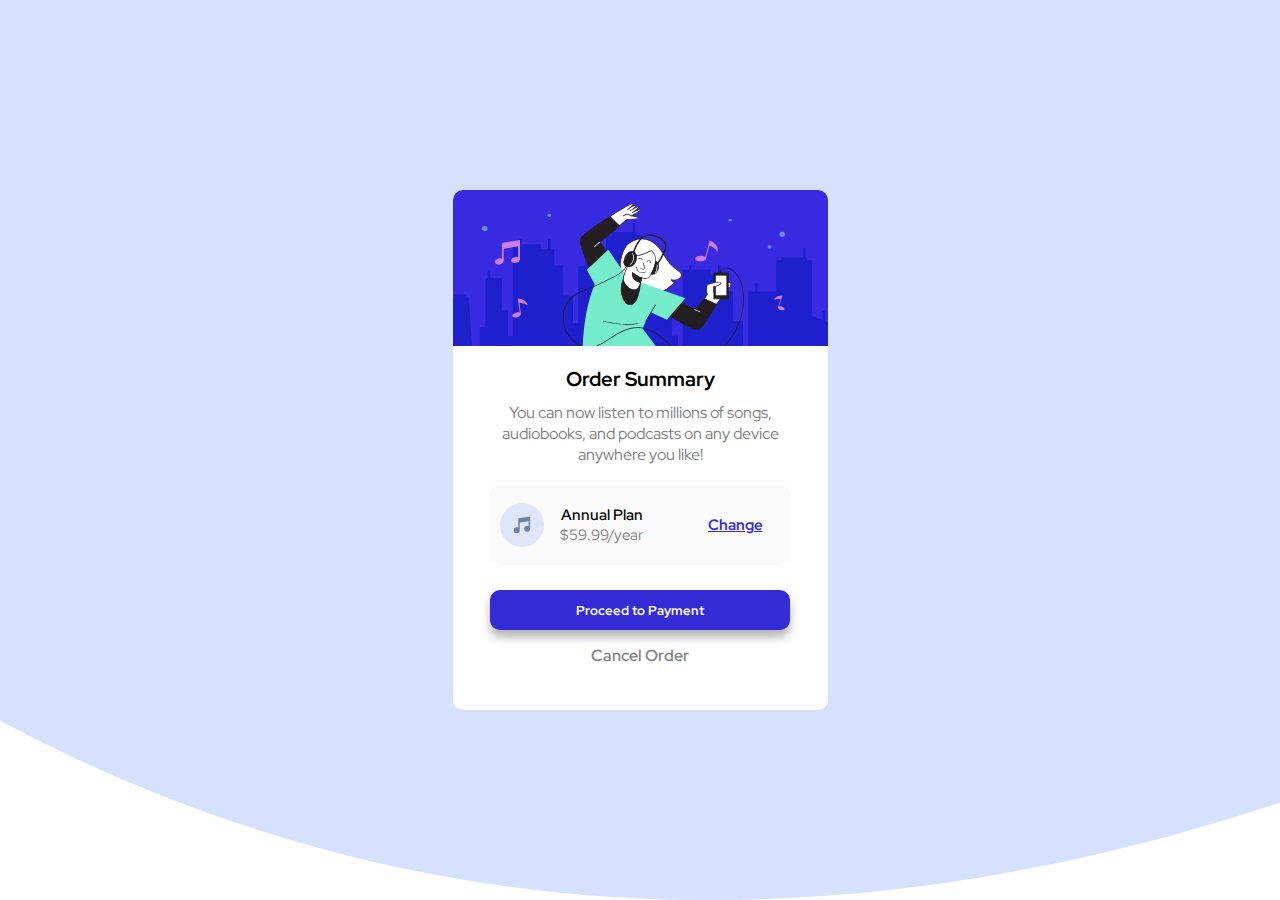
<file: Card-component-project/index.html>
<!DOCTYPE html>
<html lang="en">
  <head>
    <meta charset="UTF-8" />
    <meta name="viewport" content="width=device-width, initial-scale=1.0" />
    <!-- displays site properly based on user's device -->

    <link
      rel="icon"
      type="image/png"
      sizes="32x32"
      href="./images/favicon-32x32.png"
    />
    <link rel="stylesheet" href="style.css" />
    <title>Frontend Mentor | Order summary card</title>

    <!-- Feel free to remove these styles or customise in your own stylesheet 👍 -->
    <style>
      .attribution {
        font-size: 11px;
        text-align: center;
      }
      .attribution a {
        color: hsl(228, 45%, 44%);
      }
    </style>
  </head>
  <body>
    <main>

      <div class="outer_container">
        <div class="img-1">
        <img src="./images/illustration-hero.svg" alt="" />
        <!-- Image will go here -->
      </div>
      <div class="text">
        <!-- Text of the Card -->
        <span> Order Summary</span>
        <p>
          You can now listen to millions of songs, audiobooks, and podcasts on
          any device anywhere you like!
        </p>
      </div>
      <div class="plan_contents">
        <!-- Icon of the Music Logo -->
        <div class="box-music">
          <img src="./images/icon-music.svg" alt="" />
        </div>
        <div class="Plan_value">
          <p>Annual Plan</p>
          <p>$59.99/year</p>
        </div>
        <div class="Change">
          <a href="#">Change</a>
        </div>
      </div>
      
      <div class="bts">
        <button class="btn">Proceed to Payment</button>
        <a href="#">Cancel Order</a>
      </div>
    </div>
    
  </main>
    <!-- <div class="attribution">
    Challenge by <a href="https://www.frontendmentor.io?ref=challenge" target="_blank">Frontend Mentor</a>. 
    Coded by <a href="#">Your Name Here</a>.
  </div> -->
  </body>
</html>
</file>
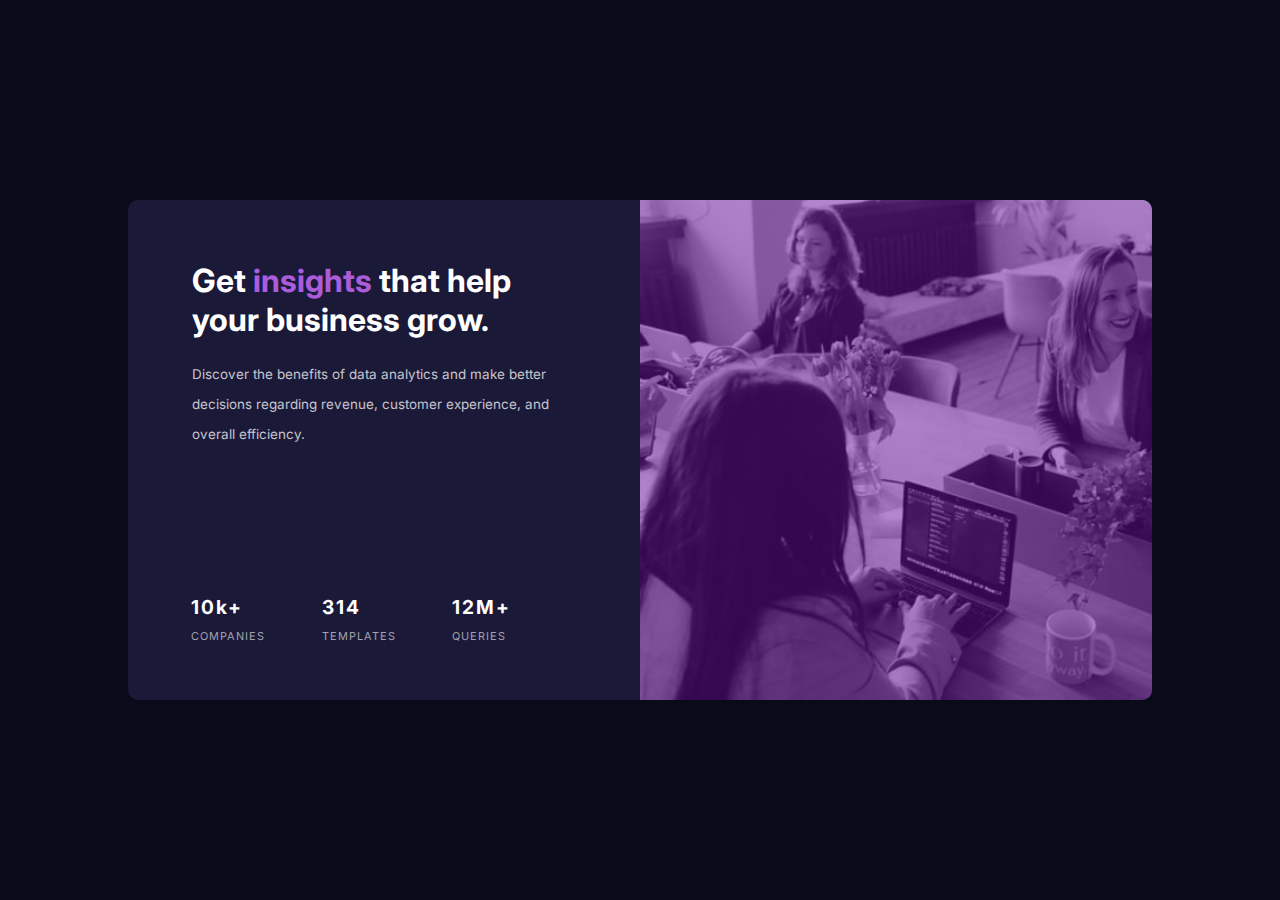
<file: stats-preview-card-component-main/index.html>
<!DOCTYPE html>
<html lang="en">
  <head>
    <meta charset="UTF-8" />
    <meta name="viewport" content="width=device-width, initial-scale=1.0" />
    <!-- displays site properly based on user's device -->

    <link
      rel="icon"
      type="image/png"
      sizes="32x32"
      href="./images/favicon-32x32.png"
    />
    <link rel="stylesheet" href="style.css" />
    <title>Frontend Mentor | Stats preview card component</title>

    <!-- Feel free to remove these styles or customise in your own stylesheet 👍 -->
    <!-- <style>
    .attribution { font-size: 11px; text-align: center; }
    .attribution a { color: hsl(228, 45%, 44%); }
  </style> -->
  </head>
  <body>
      <div class="outer-contaienr">
        <div class="img-1">
          <div class="overlay"></div>
        </div>

        <div class="text">
          <div class="para-1">
            <p>Get <span>insights</span> that help your business grow.</p>
          </div>
          <div class="para-2">
            Discover the benefits of data analytics and make better decisions
            regarding revenue, customer experience, and overall efficiency.
          </div>
        </div>
        <div class="stats">
          <div class="stat-1">
            <span>10k+</span>
            <p>companies</p>
          </div>
          <div class="stat-2">
            <span>314</span>
            <p>templates</p>
          </div>
          <div class="stat-3">
            <span>12M+</span>
            <p>queries</p>
          </div>
        </div>
      </div>

    <!-- <div class="attribution">
    Challenge by <a href="https://www.frontendmentor.io?ref=challenge" target="_blank">Frontend Mentor</a>. 
    Coded by <a href="#">Your Name Here</a>.
  </div> -->
  </body>
</html>
</file>
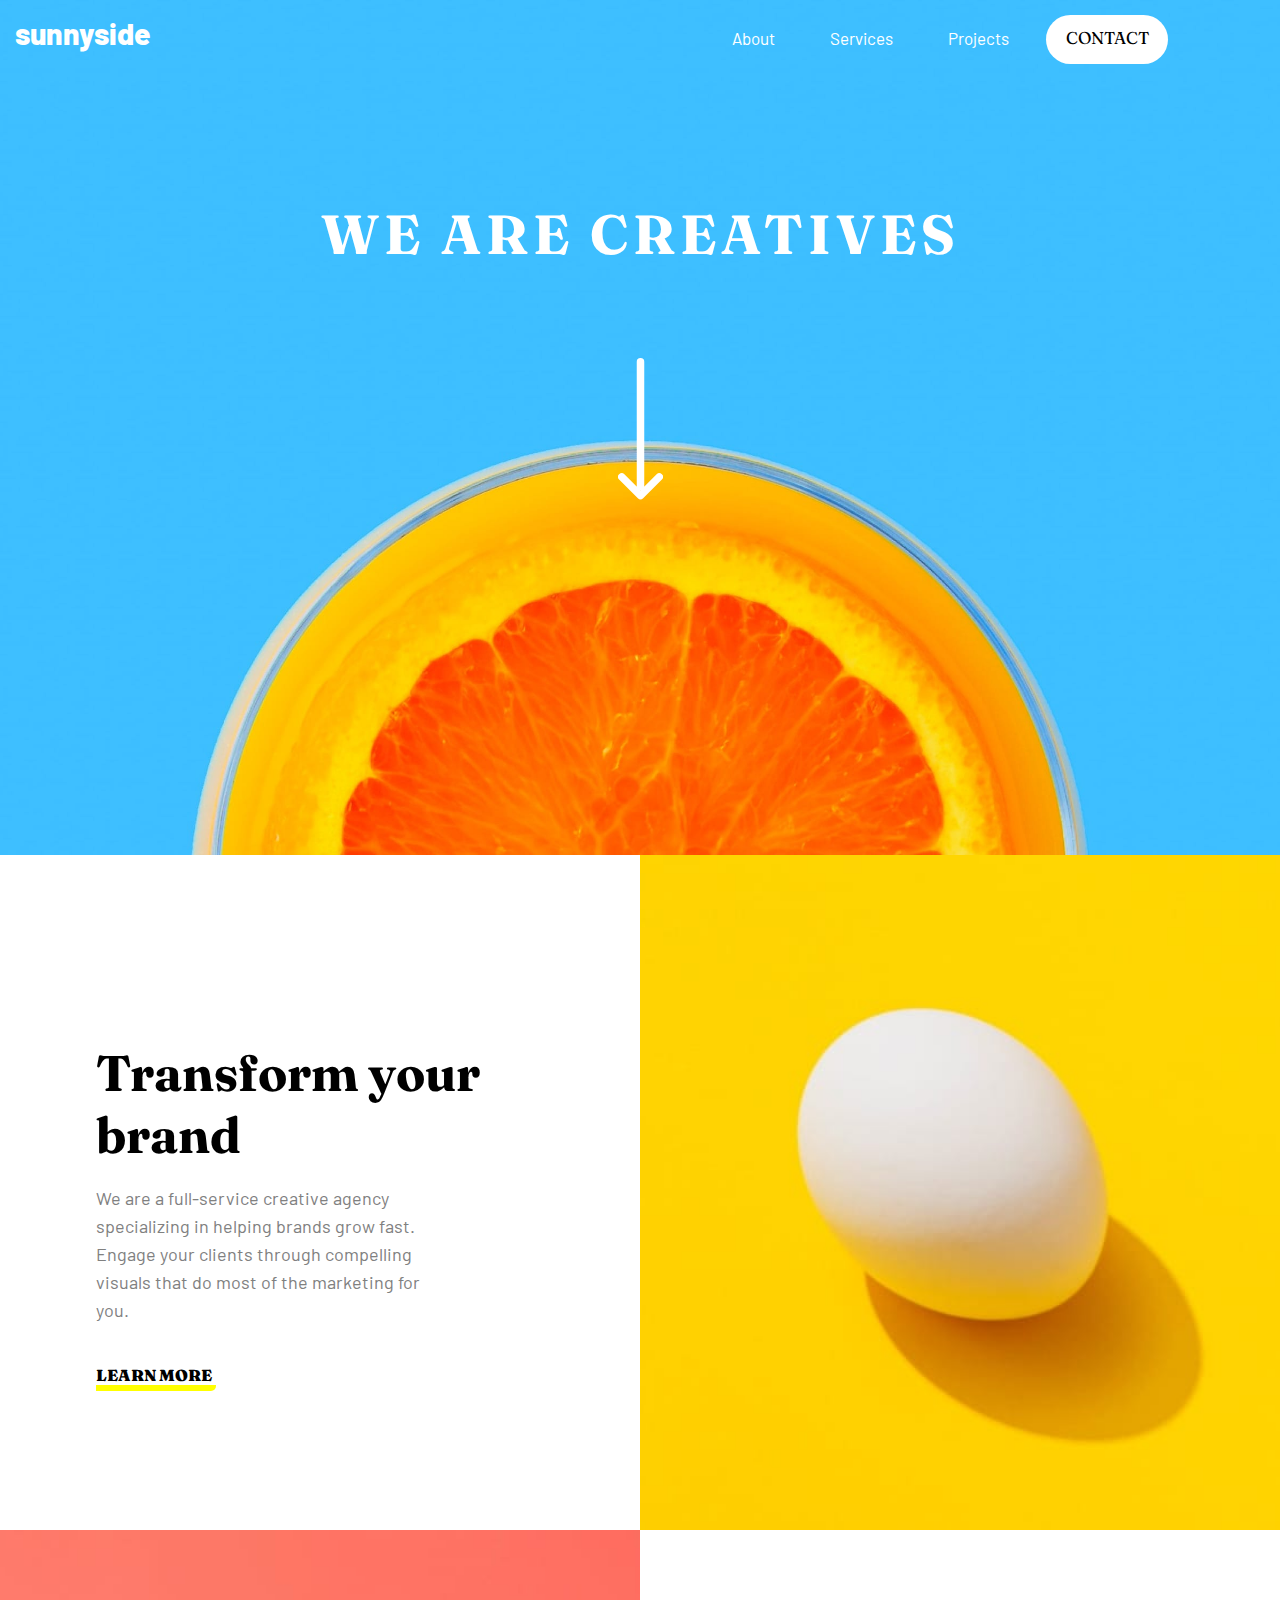
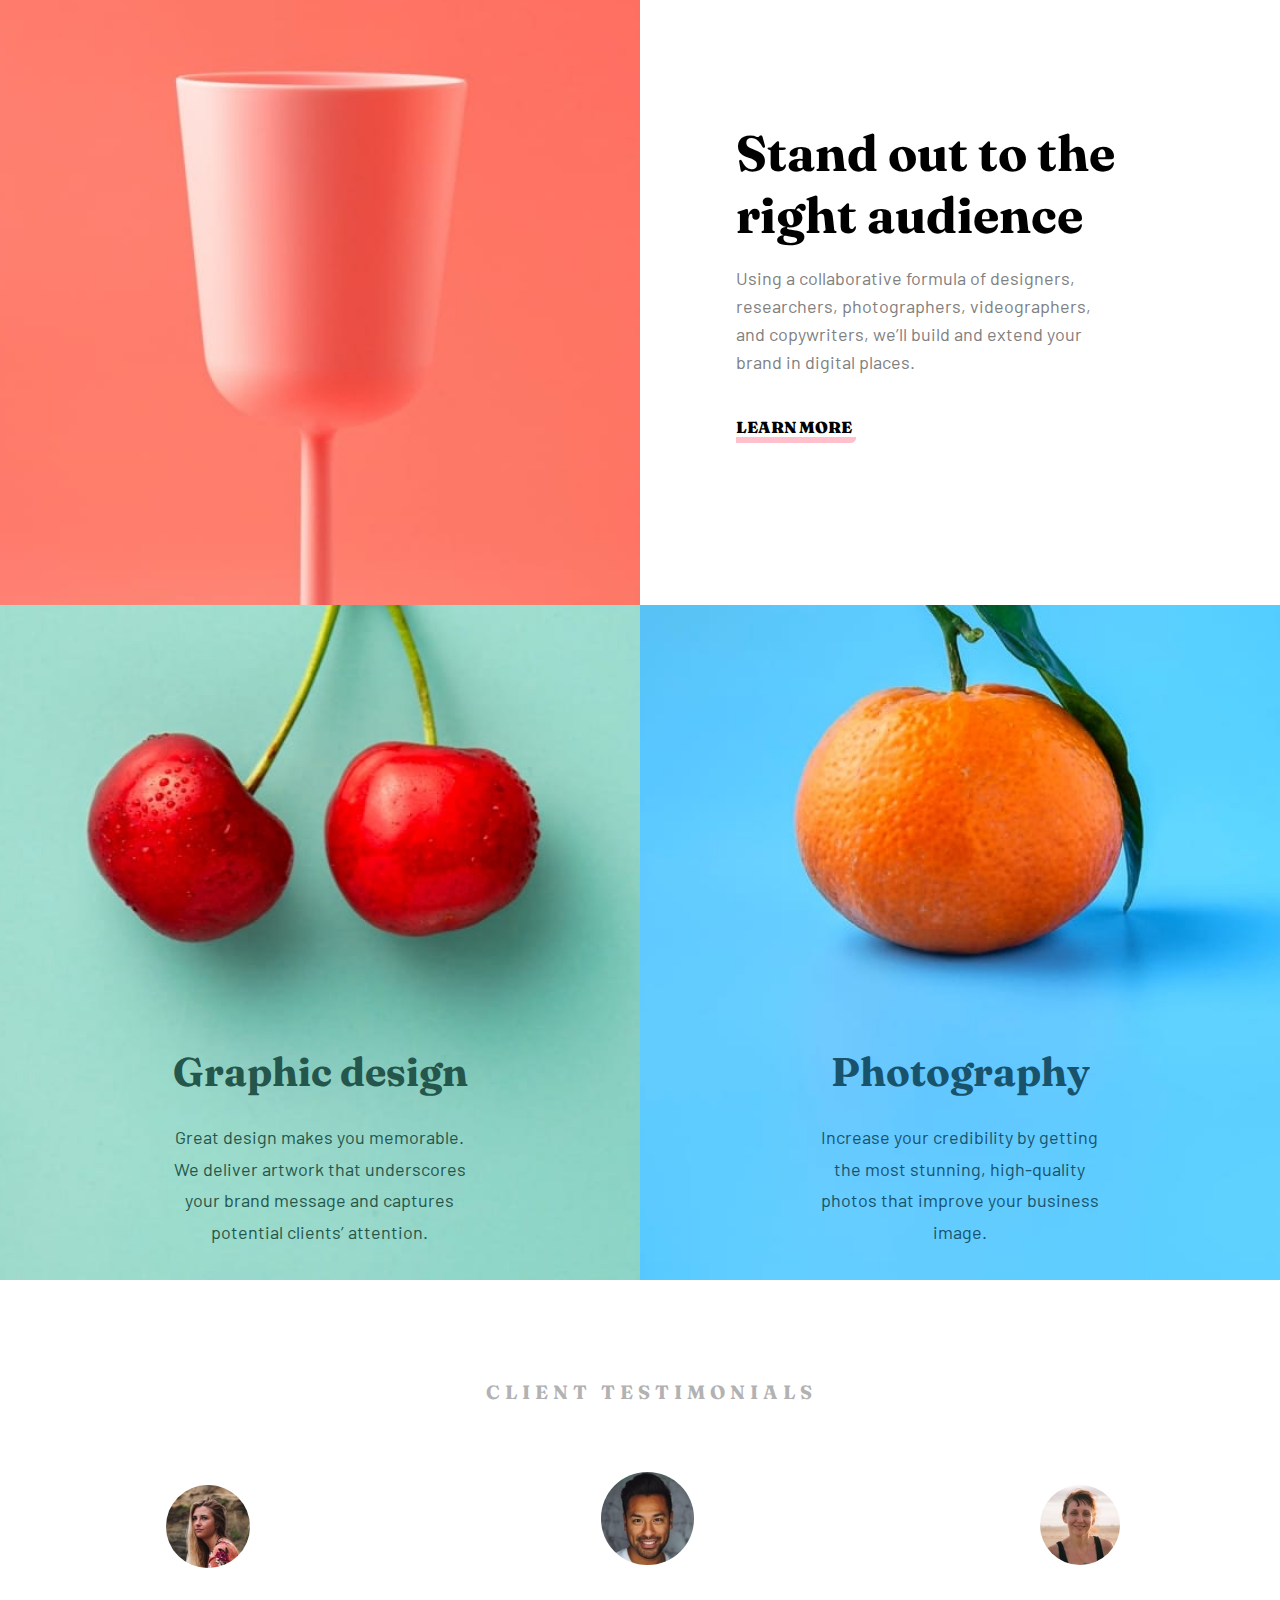
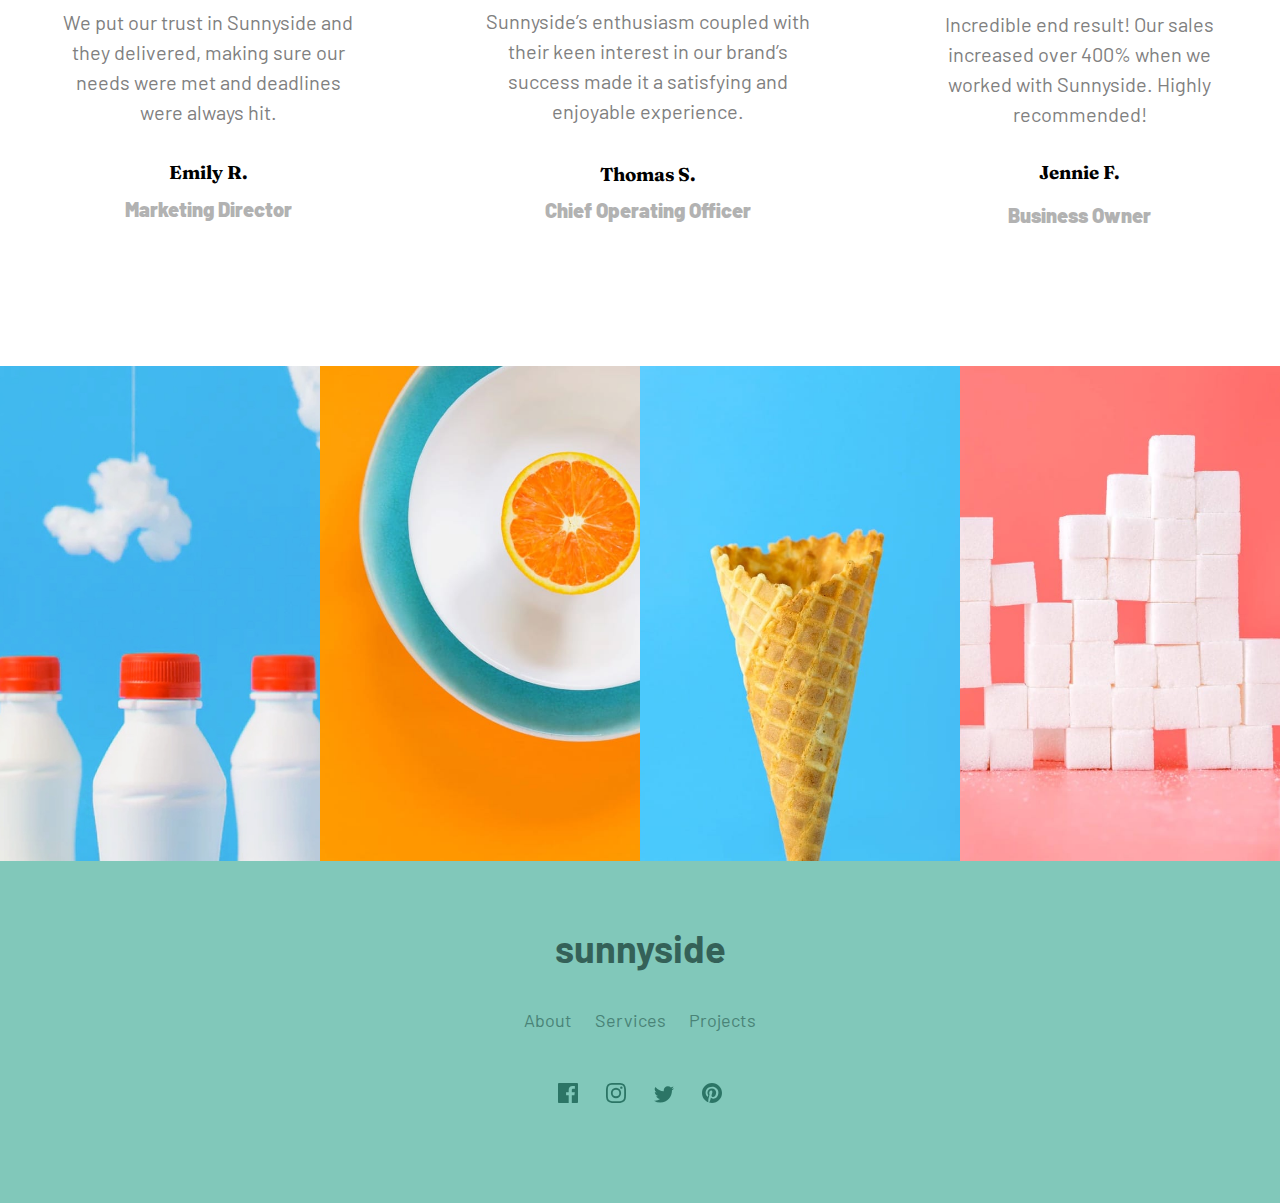
<file: sunnyside-agency-landing-page-main/index.html>
<!DOCTYPE html>
<html lang="en">
  <head>
    <meta charset="UTF-8" />
    <meta name="viewport" content="width=device-width, initial-scale=1.0" />
    <!-- displays site properly based on user's device -->
    <link
      rel="stylesheet"
      href="https://cdnjs.cloudflare.com/ajax/libs/font-awesome/4.7.0/css/font-awesome.min.css"
    />
    <link
      rel="icon"
      type="image/png"
      sizes="32x32"
      href="./images/favicon-32x32.png"
    />
    <link rel="stylesheet" href="style.css" />
    <title>Frontend Mentor | Sunnyside agency landing page</title>
  </head>
  <body>
    <div class="grid">
      <header>
        <div class="topnav">
          <a href="#home" class="active">sunnyside</a>
          <div id="myLinks">
            <a href="#About">About</a>
            <a href="#Services">Services</a>
            <a href="#Projects">Projects</a>
            <a href="#Contact">Contact</a>
          </div>
          <a href="javascript:void(0);" class="icon" onclick="myFunction()">
            <i class="fa fa-bars"></i>
          </a>
        </div>
        <div class="inner-box">
          <h1>We are Creatives</h1>
          <img src="./images/icon-arrow-down.svg" alt="" />
        </div>
      </header>
      <main>
        <div class="grid-2">
          <div class="box part-1"></div>
          <div class="box part-2">
            <h1>Transform your brand</h1>
            <p>
              We are a full-service creative agency specializing in helping
              brands grow fast. Engage your clients through compelling visuals
              that do most of the marketing for you.
            </p>
            <a href="#">Learn more</a>
          </div>
          <div class="box part-3"></div>
          <div class="box part-4">
            <h1>Stand out to the right audience</h1>
            <p>
              Using a collaborative formula of designers, researchers,
              photographers, videographers, and copywriters, we’ll build and
              extend your brand in digital places.
            </p>
            <a href="#">Learn more</a>
          </div>
          <div class="box part-5">
            <h1>Graphic design</h1>
            <p>
              Great design makes you memorable. We deliver artwork that
              underscores your brand message and captures potential clients’
              attention.
            </p>
          </div>
          <div class="box part-6">
            <h1>Photography</h1>
            <p>
              Increase your credibility by getting the most stunning,
              high-quality photos that improve your business image.
            </p>
          </div>
        </div>
        <div class="testimonials">
          <h1>Client testimonials</h1>
          <div class="client no1">
            <img src="./images/image-emily.jpg" alt="client-1" />
            <p>
              We put our trust in Sunnyside and they delivered, making sure our
              needs were met and deadlines were always hit.
            </p>
            <h3>Emily R.</h3>
            <p class="pos">Marketing Director</p>
          </div>
          <div class="client no2">
            <img src="./images/image-thomas.jpg" alt="client-2" />
            <p>
              Sunnyside’s enthusiasm coupled with their keen interest in our
              brand’s success made it a satisfying and enjoyable experience.
            </p>
            <h3>Thomas S.</h3>
            <p class="pos">Chief Operating Officer</p>
          </div>
          <div class="client no3">
            <img src="./images/image-jennie.jpg" alt="client-3" />
            <p>
              Incredible end result! Our sales increased over 400% when we
              worked with Sunnyside. Highly recommended!
            </p>
            <h3>Jennie F.</h3>
            <p class="pos">Business Owner</p>
          </div>
        </div>

        <div class="boxes">
          <div class="img-1"></div>
          <div class="img-2"></div>
          <div class="img-3"></div>
          <div class="img-4"></div>
        </div>
      </main>
      <footer>
        <h1>sunnyside</h1>
        <div class="links">
          <a href="#">About</a>
          <a href="#">Services</a>
          <a href="#">Projects</a>
        </div>
        <div class="social-links">
          <a href="#">
            <svg width="20" height="20" xmlns="http://www.w3.org/2000/svg">
              <path
                d="M18.896 0H1.104C.494 0 0 .494 0 1.104v17.793C0 19.506.494 20 1.104 20h9.58v-7.745H8.076V9.237h2.606V7.01c0-2.583 1.578-3.99 3.883-3.99 1.104 0 2.052.082 2.329.119v2.7h-1.598c-1.254 0-1.496.597-1.496 1.47v1.928h2.989l-.39 3.018h-2.6V20h5.098c.608 0 1.102-.494 1.102-1.104V1.104C20 .494 19.506 0 18.896 0z"
                fill-rule="nonzero"
              />
            </svg>
          </a>
          <a href="#">
            <svg width="20" height="20" xmlns="http://www.w3.org/2000/svg">
              <path
                d="M10 1.802c2.67 0 2.987.01 4.042.059 2.71.123 3.975 1.409 4.099 4.099.048 1.054.057 1.37.057 4.04 0 2.672-.01 2.988-.057 4.042-.124 2.687-1.387 3.975-4.1 4.099-1.054.048-1.37.058-4.041.058-2.67 0-2.987-.01-4.04-.058-2.718-.124-3.977-1.416-4.1-4.1-.048-1.054-.058-1.37-.058-4.041 0-2.67.01-2.986.058-4.04.124-2.69 1.387-3.977 4.1-4.1 1.054-.048 1.37-.058 4.04-.058zM10 0C7.284 0 6.944.012 5.877.06 2.246.227.227 2.242.061 5.877.01 6.944 0 7.284 0 10s.012 3.057.06 4.123c.167 3.632 2.182 5.65 5.817 5.817 1.067.048 1.407.06 4.123.06s3.057-.012 4.123-.06c3.629-.167 5.652-2.182 5.816-5.817.05-1.066.061-1.407.061-4.123s-.012-3.056-.06-4.122C19.777 2.249 17.76.228 14.124.06 13.057.01 12.716 0 10 0zm0 4.865a5.135 5.135 0 100 10.27 5.135 5.135 0 000-10.27zm0 8.468a3.333 3.333 0 110-6.666 3.333 3.333 0 010 6.666zm5.338-9.87a1.2 1.2 0 100 2.4 1.2 1.2 0 000-2.4z"
                fill-rule="nonzero"
              />
            </svg>
          </a>
          <a href="#">
            <svg width="20" height="17" xmlns="http://www.w3.org/2000/svg">
              <path
                d="M20 2.172a8.192 8.192 0 01-2.357.646 4.11 4.11 0 001.805-2.27 8.22 8.22 0 01-2.606.996A4.096 4.096 0 0013.847.248c-2.65 0-4.596 2.472-3.998 5.037A11.648 11.648 0 011.392 1a4.109 4.109 0 001.27 5.478 4.086 4.086 0 01-1.858-.513c-.045 1.9 1.318 3.679 3.291 4.075a4.113 4.113 0 01-1.853.07 4.106 4.106 0 003.833 2.849A8.25 8.25 0 010 14.658a11.616 11.616 0 006.29 1.843c7.618 0 11.923-6.434 11.663-12.205A8.354 8.354 0 0020 2.172z"
                fill-rule="nonzero"
              />
            </svg>
          </a>
          <a href="#">
            <svg width="20" height="20" xmlns="http://www.w3.org/2000/svg">
              <path
                d="M10 0C4.477 0 0 4.477 0 10c0 4.237 2.636 7.855 6.356 9.312-.088-.791-.167-2.005.035-2.868.181-.78 1.172-4.97 1.172-4.97s-.299-.6-.299-1.486c0-1.39.806-2.428 1.81-2.428.852 0 1.264.64 1.264 1.408 0 .858-.546 2.14-.828 3.33-.236.995.5 1.807 1.48 1.807 1.778 0 3.144-1.874 3.144-4.58 0-2.393-1.72-4.068-4.176-4.068-2.845 0-4.516 2.135-4.516 4.34 0 .859.331 1.781.745 2.281a.3.3 0 01.069.288l-.278 1.133c-.044.183-.145.223-.335.134-1.249-.581-2.03-2.407-2.03-3.874 0-3.154 2.292-6.052 6.608-6.052 3.469 0 6.165 2.473 6.165 5.776 0 3.447-2.173 6.22-5.19 6.22-1.013 0-1.965-.525-2.291-1.148l-.623 2.378c-.226.869-.835 1.958-1.244 2.621.937.29 1.931.446 2.962.446 5.523 0 10-4.477 10-10S15.523 0 10 0z"
                fill-rule="nonzero"
              />
            </svg>
          </a>
        </div>
      </footer>
    </div>
    <script src="script.js"></script>

    <!-- <div class="attribution">
    Challenge by <a href="https://www.frontendmentor.io?ref=challenge" target="_blank">Frontend Mentor</a>. 
    Coded by <a href="#">Your Name Here</a>.
  </div> -->
  </body>
</html>
</file>
<file: Card-component-project/style.css>
@import url("https://fonts.googleapis.com/css2?family=Red+Hat+Display:wght@500&display=swap");

* {
  padding: 0;
  margin: 0;
  overflow: hidden;
  font-family: "Red Hat Display", sans-serif;
}

body {
  display: flex;
  height: 100vh;
  justify-content: center;
  align-items: center;
  background-image: url("./images/pattern-background-mobile.svg");
  background-size: cover;
}

.outer_container {
  display: flex;
  flex-direction: column;
  width: 80%;
  height: 450px;
  border-radius: 10px;
  background-color: #fff;
}

.img-1 {
  width: 100%;
  height: 25%;
}

.img-1 img {
  width: 100%;
  height: 100%;
}

.text {
  margin: 20px auto;
  display: flex;
  flex-direction: column;
  text-align: center;
  width: 90%;
}

.text span {
  font-weight: 900;
  margin-bottom: 10px;
}

.text p {
  color: grey;
}

.plan_contents {
  margin: 0 auto;
  width: 80%;
  background-color: #fafafa;
  display: flex;
  justify-content: center;
  position: relative;
  border-radius: 10px;
  height: 60px;
}

/* .plan_contents img {
  position: absolute;
  left: 5px;
} */

.box-music {
  /* display: flex;
  justify-content: center;
  align-content: center;
  position: absolute;
  left: 0;
  width: 20%; */
  position: absolute;
  left: 5px;
  top: 5px;
  height: 70%;
}

.box-music img {
  width: 100%;
  height: 100%;
}

.plan_contents .Change {
  position: absolute;
  right: 10px;
  display: flex;
  height: 100%;
  justify-content: center;
  align-items: center;
  font-size: 90%;
  font-weight: bold;
}

.Change a {
  color: #342bd7;
}

.plan_contents .Plan_value {
  position: absolute;
  display: flex;
  flex-direction: column;
  /* align-items: center; */
  text-align: center;
  justify-content: center;
  /* position: relative; */
  top: 10px;
  left: 60px;
  font-size: 80%;
}

.Plan_value p:nth-child(1) {
  font-weight: 600;
}

.Plan_value p:nth-child(2) {
  color: grey;
}

.bts {
  margin-top: 25px;
  display: flex;
  flex-direction: column;
  align-items: center;
}

.btn {
  color: white;
  background-color: #342bd7;
  font-weight: 700;
  width: 80%;
  border: none;
  border-radius: 10px;
  height: 30px;
  margin-bottom: 10px;
  box-shadow: 0 7px 10px rgba(0, 0, 0, 0.3);
  cursor: pointer;
  height: 40px;
}

.bts a {
  margin-top: 5px;
  text-decoration: none;
  color: grey;
  font-weight: 600;
}

.btn:hover {
  background-color: hsl(245, 83%, 57%);
}

@media screen and (max-width: 300px) {
  .plan_contents .Change {
    font-size: 13px;
  }

  .plan_contents {
    font-size: 15px;
  }

  .box-music {
    height: 60%;
    top: 10px;
  }

  .plan_contents .Plan_value {
    top: 10px;
    left: 48px;
  }

  .bts,
  .btn {
    font-size: 13px;
  }
}

@media screen and (min-width: 500px) {
  body {
    background-image: url(./images/pattern-background-desktop.svg);
  }

  .outer_container {
    width: 375px;
    height: 520px;
  }

  .img-1 {
    width: 100%;
    height: 30%;
  }

  .plan_contents {
    padding: 10px 0;
  }

  .box-music {
    top: 18px;
    left: 10px;
    height: 55%;
  }

  .plan_contents .Plan_value {
    left: 70px;
    font-size: 15px;
    top: 20px;
  }

  .plan_contents .Change {
    top: 0px;
    left: 200px;
    font-size: 100%;
    font-size: 15px;
    font-weight: bold;
    color: #2327c9;
  }

  .btn {
    height: 40px;
  }

  .text span {
    font-weight: bold;
    font-size: 20px;
  }
}
</file>
<file: stats-preview-card-component-main/style.css>
@import url("https://fonts.googleapis.com/css2?family=Inter&family=Lexend+Deca&display=swap");

* {
  margin: 0;
  padding: 0;
  overflow: hidden;
  font-family: "Inter", sans-serif;
  /* font-family: 'Lexend Deca', sans-serif; */
}

body {
  background-color: hsl(233, 47%, 7%);
  display: flex;
  justify-content: center;
  align-items: center;
  height: 100vh;
}

.outer-contaienr {
  width: 80%;
  height: 80%;
  background-color: hsl(244, 38%, 16%);
  border-radius: 10px;
}

.overlay {
  width: 100%;
  height: 100%;
  background-color: hsl(277, 87%, 33%);
  opacity: 0.5;
}

.img-1 {
  background-image: url(./images/image-header-mobile.jpg);
  background-size: cover;
  width: 100%;
  height: 35%;
}

.text {
  color: #fff;
  text-align: center;
}

.para-1 {
  margin: 0 auto;
  margin-top: 20px;
  width: 80%;
  font-size: 25px;
  font-weight: bold;
}

.para-1 span {
  color: hsl(277, 64%, 61%);
}

.para-2 {
  margin: 0 auto;
  margin-top: 20px;
  width: 95%;
  color: hsla(0, 0%, 100%, 0.75);
}

.stats {
  color: hsla(0, 0%, 100%, 0.6);
  text-align: center;
  margin-top: 5%;
  line-height: 26px;
}

.stats span {
  color: #fff;
  font-weight: bold;
  font-size: 20px;
}

.stats p {
  text-transform: uppercase;
  letter-spacing: 1px;
  font-size: 14px;
}

.stat-2,
.stat-3 {
  margin-top: 15px;
}

@media screen and (max-height: 670px) {
  .para-1 {
    font-size: 18px;
  }

  .para-2 {
    margin-top: 10px;
    font-size: 13px;
  }

  .stats span {
    font-size: 12px;
  }

  .stats p {
    font-size: 10px;
  }

  .stats {
    margin-top: 10%;
  }

  .stat-1,
  .stat-2,
  .stat-3 {
    margin-top: 0px;
    line-height: 23px;
  }
}

@media screen and (max-height: 668px) {
  .stats span {
    font-size: 15px;
  }

  .stats p {
    font-size: 11px;
  }

  .stats {
    margin-top: 5%;
  }

  .stat-1,
  .stat-2,
  .stat-3 {
    margin-top: 8px;
    line-height: 23px;
  }
}

@media screen and (max-height: 569px) {
  .stats {
    margin-top: 1%;
  }
}

@media screen and (min-width: 570px) {
  .outer-contaienr {
    width: 80%;
    height: 500px;
    /* min-width: 990px; */
    display: flex;
    flex-direction: row-reverse;
    position: relative;
  }

  .img-1 {
    background-image: url(./images/image-header-desktop.jpg);
    /* background-size: 100%; */
    /* background-size: cover; */
    width: 100%;
    height: 100%;
  }

  .text {
    margin-top: 4%;
    height: 60%;
    width: 100%;
  }

  .para-1 {
    font-size: 2.5vw;
    text-align: left;
    width: 75%;
  }

  .para-2 {
    margin-top: 4%;
    width: 75%;
    line-height: 30px;
    font-size: 1.05vw;
    text-align: left;
  }

  .stats {
    line-height: 28px;
    display: flex;
    position: absolute;
    left: 5%;
    bottom: 50px;
  }

  .stat-1,
  .stat-2,
  .stat-3 {
    width: 10vw;
    margin:  0 0 0 0.5vw;
  }

  .stat-1 {
    margin-left: 3%;
  }

  .stats {
    text-align: left;
  }

  .stats p {
    font-size: .85vw;
  }

  .stats span {
    font-size: 1.5vw;
    letter-spacing: 2px;
  }
}
</file>
<file: sunnyside-agency-landing-page-main/style.css>
@import url("https://fonts.googleapis.com/css2?family=Barlow:wght@600&family=Fraunces:wght@700;900&display=swap");
@import url('https://fonts.googleapis.com/css2?family=Barlow:wght@800&display=swap');

* {
  margin: 0;
  padding: 0;
  overflow-x: hidden;
  font-family: "Barlow", sans-serif;
  font-family: "Fraunces", serif;
}

.grid {
  display: grid;
}

header {
  background-image: url(./images/mobile/image-header.jpg);
  width: 100%;
  background-repeat: no-repeat;
  background-position: center;
  background-size: cover;
  height: 75vh;
}

/* nav {
  display: flex;
  justify-content: space-between;
  padding: 20px;
} */

.inner-box {
  margin-top: 15%;
  text-align: center;
}

.inner-box h1 {
  font-size: 35px;
  width: 80%;
  margin: auto;
  text-transform: uppercase;
  color: #fff;
  letter-spacing: 5px;
}

.topnav {
  overflow: hidden;
  background-color: transparent;
  position: relative;
  /* height: 200px; */
}

/* Hide the links inside the navigation menu (except for logo/home) */
.topnav #myLinks {
  display: none;
  text-align: center;
  background-color: #fff;
  width: 80%;
  margin: 0 auto;
  border-radius: 2px;
  height: 28vh;
  max-height: 210px;
}

#myLinks a {
  color: gray;
  font-family: "Barlow", sans-serif;
}

#myLinks a:nth-child(4) {
  background-color: yellow;
  width: 30%;
  margin: 0 auto;
  border-radius: 25px;
  color: black;
  font-family: inherit;
  margin-top: 12px;
  text-transform: uppercase;
}

/* Style navigation menu links */
.topnav a {
  color: white;
  padding: 10px 16px;
  text-decoration: none;
  font-size: 17px;
  display: block;
}

/* Style the hamburger menu */
.topnav a.icon {
  background: transparent;
  display: block;
  position: absolute;
  right: 0;
  top: 0;
}

.topnav a:focus {
  outline: none;
}

/* Style the active link (or home/logo) */
.active {
  background-color: transparent;
  color: white;
  font-family: "Barlow", sans-serif;
  font-weight: 800;
}

.logo a {
  text-decoration: none;
  color: #fff;
  font-family: "Barlow", sans-serif;
  font-weight: 800;
  font-size: 20px;
}

.inner-box img {
  margin-top: 10%;
}

.part-1 {
  background-image: url("./images/mobile/image-transform.jpg");
  width: 100%;
  background-repeat: no-repeat;
  background-position: center;
  background-size: cover;
  height: 50vh;
}

.part-2,
.part-4 {
  width: 100%;
  height: 280px;
  padding: 15px 0;
  text-align: center;
}

.part-2 h1,
.part-4 h1 {
  margin-top: 4%;
}

.part-2 p,
.part-4 p {
  font-family: "Barlow", sans-serif;
  color: gray;
  line-height: 25px;
  font-size: 16px;
  width: 80%;
  margin: 4% auto;
}

.part-2 a,
.part-4 a {
  margin-top: 5%;
  color: black;
  text-decoration: none;
  border-bottom: 6px solid yellow;
  border-radius: 0px 0px 5px 0px;
  text-transform: uppercase;
  font-weight: 900;
}

.part-3 {
  background-image: url("./images/mobile/image-stand-out.jpg");
  width: 100%;
  background-position: center;
  background-repeat: no-repeat;
  background-size: cover;
  height: 300px;
}

.part-4 h1 {
  width: 80%;
  margin-left: auto;
  margin-right: auto;
}

.part-4 a {
  border-bottom: 6px solid pink;
}

.part-5 {
  background-image: url("./images/mobile/image-graphic-design.jpg");
  width: 100%;
  background-position: center;
  background-repeat: no-repeat;
  background-size: cover;
  height: 75vh;
  display: flex;
  flex-direction: column;
  align-items: center;
  text-align: center;
  justify-content: flex-end;
  color: hsl(167, 40%, 24%);
}

.part-5 h1 {
  padding-bottom: 6%;
}

.part-5 p {
  font-family: "Barlow", sans-serif;
  width: 95%;
  line-height: 3.5vh;
  margin: 0 auto;
  padding-bottom: 13%;
}

.part-6 {
  background-image: url("./images/mobile/image-photography.jpg");
  width: 100%;
  background-position: center;
  background-repeat: no-repeat;
  background-size: cover;
  height: 75vh;
  display: flex;
  flex-direction: column;
  align-items: center;
  text-align: center;
  justify-content: flex-end;
  color: hsl(198, 62%, 26%);
}

.part-6 h1 {
  padding-bottom: 6%;
}

.part-6 p {
  font-family: "Barlow", sans-serif;
  width: 95%;
  line-height: 3.5vh;
  margin: 0 auto;
  padding-bottom: 12%;
}

.testimonials {
  text-align: center;
}

.testimonials h1 {
  padding: 12% 0;
  text-transform: uppercase;
  font-size: 17px;
  letter-spacing: 3px;
  color: gray;
  opacity: 0.6;
}

.testimonials img {
  border-radius: 50%;
  width: 20%;
}

.testimonials p {
  font-family: "Barlow", sans-serif;
  width: 85%;
  margin: 0 auto;
  padding: 8% 0;
  line-height: 30px;
  color: gray;
}

.testimonials .pos {
  padding: 2% 0;
  font-weight: 900;
  opacity: 0.6;
}

.no2,
.no3 {
  margin-top: 10%;
}

.boxes {
  margin-top: 10%;
  display: grid;
  grid-template-columns: 1fr 1fr;
  grid-template-rows: 1fr 1fr;
  height: 55vh;
}

.img-1 {
  background-image: url("./images/mobile/image-gallery-milkbottles.jpg");
}

.img-2 {
  background-image: url("./images/mobile/image-gallery-orange.jpg");
}

.img-3 {
  background-image: url("./images/mobile/image-gallery-cone.jpg");
}

.img-4 {
  background-image: url("./images/mobile/image-gallery-sugar-cubes.jpg");
}

.img-1,
.img-2,
.img-3,
.img-4 {
  background-position: center;
  background-repeat: no-repeat;
  background-size: cover;
  width: 100%;
}

footer {
  height: 45vh;
  background-color: #81c8ba;
  text-align: center;
}

footer h1 {
  margin-top: 15%;
  font-family: "Barlow", sans-serif;
  font-weight: bold;
  color: #346158;
}

footer .links {
  margin-top: 15%;
  display: flex;
  justify-content: space-around;
  align-items: center;
}

footer .links a {
  text-decoration: none;
  font-family: "Barlow", sans-serif;
  color: hsl(167, 40%, 24%);
  opacity: 0.6;
}



footer .social-links {
  margin: 0 auto;
  margin-top: 15%;
}

.social-links a {
  text-decoration: none;
  padding: 0 12px;
}

svg {
  fill: #2C7566;
}

svg:hover {
  fill: #fff;
}
.part-2 a:hover {
  border-color: hsl(51, 98%, 47%);
}

.part-4 a:hover {
  border-color: hsl(7, 100%, 64%);
}

@media screen and (min-width: 769px) {
  .topnav {
    /* overflow: hidden; */
    background-color: transparent;
    position: relative;
    height: 8vh;
  }

  /* Hide the links inside the navigation menu (except for logo/home) */
  .topnav #myLinks {
    display: inline-flex;
    position: absolute;
    top: 5px;
    /* right: -180px; */
    left: 70vw;
    z-index: 5;
    /* padding: 0 30px; */
    /* flex-direction: row; */
    text-align: center;
    background-color: transparent;
    align-items: center;
    height: 65px;
    width: 45%;
    /* width: 80%; */
    /* margin: 0 auto; */
  }

  #myLinks a {
    color: #fff;
    margin: 0 2%;
    font-family: "Barlow", sans-serif;
  }

  #myLinks a:nth-child(4) {
    background-color: #fff;
    width: 90px;
    height: 25px;
    border-radius: 25px;
    color: black;
    font-family: inherit;
    margin: 0 10px;
    margin-top: 3px;
  }

  #myLinks a:nth-child(4):hover {
    background-color: #75cbf6df;
  }
  /* Style navigation menu links */
  .topnav a {
    color: white;
    padding: 12px 16px;
    text-decoration: none;
    font-size: 17px;
    display: inline-flexbox;
  }

  /* Style the hamburger menu */
  .topnav a.icon {
    display: none;
  }

  .topnav a:focus {
    outline: none;
  }

  /* Style the active link (or home/logo) */
  .topnav .active {
    background-color: transparent;
    padding: 15px;
    font-size: 30px;
    color: white;
  }

  header {
    background-image: url("./images/desktop/image-header.jpg");
    background-size: cover;
    background-position: center;
    width: 100%;
    height: 95vh;
  }

  .inner-box {
    margin-top: 10%;
    text-align: center;
  }

  .inner-box h1 {
    font-size: 55px;
  }

  .inner-box img {
    margin-top: 7%;
    width: 45px;
  }

  .grid-2 {
    display: grid;
    grid-template-columns: 50% 50%;
    grid-template-rows: repeat(3, 1fr);
  }

  .part-1 {
    background-image: url("./images/desktop/image-transform.jpg");
    grid-column-start: 2;
    grid-column-end: 3;
    width: 100%;
    height: 100%;
  }

  .part-2 {
    grid-column-start: 1;
    grid-column-end: 2;
    grid-row-start: 1;
    grid-row-end: 2;
    text-align: left;
    display: flex;
    flex-direction: column;
    justify-content: center;
    width: 70%;
    margin-right: auto;
    margin-left: auto;
    height: 100%;
  }

  .part-4 {
    text-align: left;
    display: flex;
    flex-direction: column;
    justify-content: center;
    width: 70%;
    margin-right: auto;
    margin-left: auto;
    height: 100%;
  }

  .part-2 h1,
  .part-4 h1 {
    font-size: 50px;
  }

  .part-4 h1 {
    width: 95%;
    margin: 0;
  }

  .part-2 p,
  .part-4 p {
    margin: 4% 0;
    font-size: 18px;
    line-height: 28px;
  }

  .part-2 a,
  .part-4 a {
    width: 120px;
  }

  .part-3 {
    background-image: url("./images/desktop/image-stand-out.jpg");
    width: 100%;
    height: 100%;
  }

  .part-5 {
    background-image: url("./images/desktop/image-graphic-design.jpg");
    width: 100%;
    /* height: 100%; */
  }

  .part-5 h1,
  .part-6 h1 {
    font-size: 40px;
    margin-top: 15%;
    padding-bottom: 4%;
  }

  .part-5 p,
  .part-6 p {
    font-size: 18px;
    width: 47%;
    padding-bottom: 5%;
  }

  .part-6 {
    background-image: url("./images/desktop/image-photography.jpg");
    width: 100%;
    /* height: 100%; */
  }

  .testimonials {
    display: flex;
    position: relative;
    /* display: grid;
    grid-template-columns: repeat(3, 1fr);
    grid-template-rows: 150px 500px; */
  }

  .testimonials h1 {
    position: absolute;
    left: 38%;
    top: 100px;
    letter-spacing: 5px;
    font-size: 1.5vw;
    padding: 0;
  }

  .no1 p {
    margin-top: 2px;
  }

  .no1 {
    margin-top: 16%;
  }

  .no2 {
    margin-top: 15%;
  }

  .no3 {
    margin-top: 16%;
  }

  .no1 p,
  .no2 p,
  .no3 p {
    font-size: 20px;
    width: 70%;
  }
  .no3 p {
    margin-top: 8px;
  }

  .pos {
    margin-top: 0;
  }

  .boxes {
    display: grid;
    grid-template-columns: repeat(4, 1fr);
    grid-template-rows: 1fr;
  }

  .img-1 {
    background-image: url("./images/desktop/image-gallery-milkbottles.jpg");
  }

  .img-2 {
    background-image: url("./images/desktop/image-gallery-orange.jpg");
  }

  .img-3 {
    background-image: url("./images/desktop/image-gallery-cone.jpg");
  }

  .img-4 {
    background-image: url("./images/desktop/image-gallery-sugarcubes.jpg");
  }

  footer {
    height: 38vh;
  }

  footer h1 {
    margin-top: 5%;
    font-size: 38px;
  }

  footer .links {
    margin-top: 3%;
    padding: 0 40%;
    font-size: 18px;
    /* opacity: 0.6; */
  }

  footer .links a {
    opacity: 0.6;
  }



  footer .social-links {
    margin-top: 4%;
    font-size: 18px;
  }

  /* .testimonials h1 {
    grid-column-start: 1;
   grid-column-end: 4;
  } */
}

@media screen and (min-width: 769px) and (max-width: 1380px) {
  .topnav #myLinks {
    display: inline-flexbox;
    left: 55vw;
  }
}

footer .links a:hover {
  opacity: 1;
  color: #fff;
}
</file>
